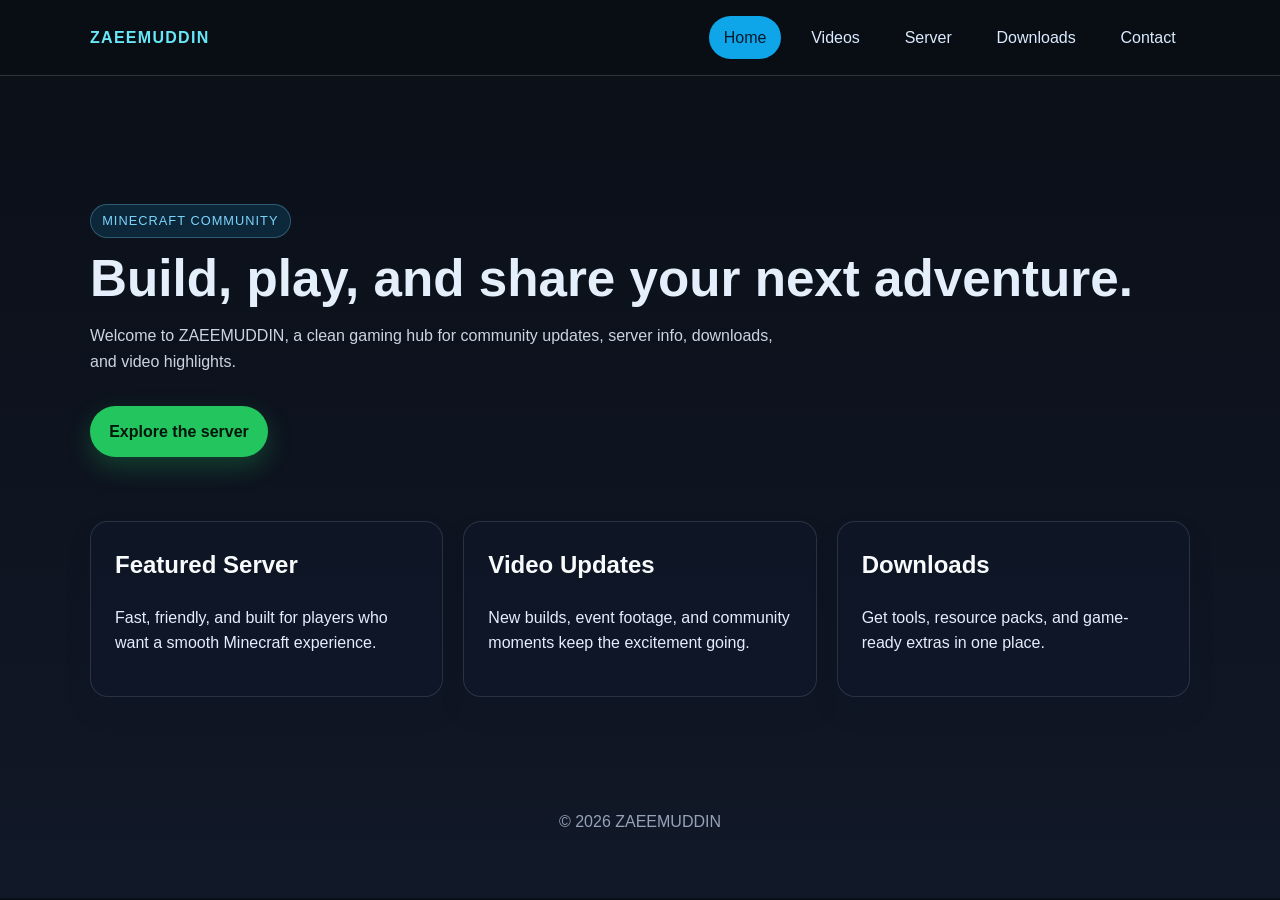
<file: index.html>
<!DOCTYPE html>
<html lang="en">
<head>
  <meta charset="UTF-8">
  <meta name="viewport" content="width=device-width, initial-scale=1.0">
  <title>ZAEEMUDDIN | Home</title>
  <link rel="stylesheet" href="css/style.css">
</head>
<body>
  <header class="site-header">
    <div class="container">
      <div class="brand">ZAEEMUDDIN</div>
      <nav class="nav" aria-label="Main navigation">
        <a class="active" href="index.html">Home</a>
        <a href="videos.html">Videos</a>
        <a href="server.html">Server</a>
        <a href="downloads.html">Downloads</a>
        <a href="contact.html">Contact</a>
      </nav>
    </div>
  </header>

  <main class="container page">
    <section class="hero">
      <span class="tag">Minecraft community</span>
      <h1>Build, play, and share your next adventure.</h1>
      <p>Welcome to ZAEEMUDDIN, a clean gaming hub for community updates, server info, downloads, and video highlights.</p>
      <a class="btn" href="server.html">Explore the server</a>
    </section>

    <section class="grid" aria-label="Site highlights">
      <article class="card">
        <h2>Featured Server</h2>
        <p>Fast, friendly, and built for players who want a smooth Minecraft experience.</p>
      </article>
      <article class="card">
        <h2>Video Updates</h2>
        <p>New builds, event footage, and community moments keep the excitement going.</p>
      </article>
      <article class="card">
        <h2>Downloads</h2>
        <p>Get tools, resource packs, and game-ready extras in one place.</p>
      </article>
    </section>
  </main>

  <footer class="site-footer">
    <p>© <span id="year"></span> ZAEEMUDDIN</p>
  </footer>

  <script src="js/main.js"></script>
</body>
</html>
</file>
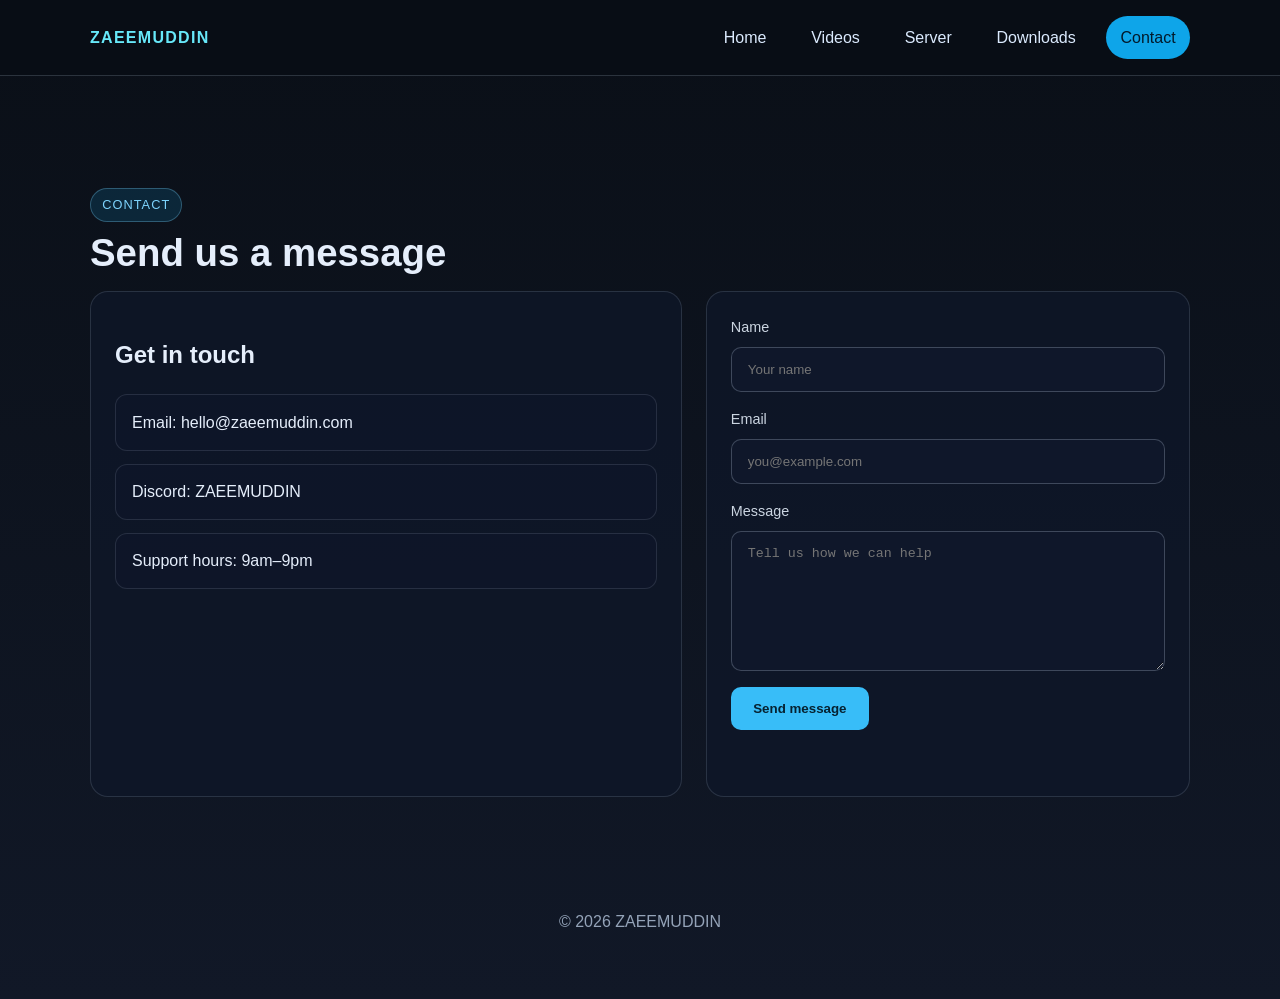
<file: contact.html>
<!DOCTYPE html>
<html lang="en">
<head>
  <meta charset="UTF-8">
  <meta name="viewport" content="width=device-width, initial-scale=1.0">
  <title>ZAEEMUDDIN | Contact</title>
  <link rel="stylesheet" href="css/style.css">
</head>
<body>
  <header class="site-header">
    <div class="container">
      <div class="brand">ZAEEMUDDIN</div>
      <nav class="nav" aria-label="Main navigation">
        <a href="index.html">Home</a>
        <a href="videos.html">Videos</a>
        <a href="server.html">Server</a>
        <a href="downloads.html">Downloads</a>
        <a class="active" href="contact.html">Contact</a>
      </nav>
    </div>
  </header>

  <main class="container page">
    <header class="page-header">
      <span class="tag">Contact</span>
      <h1>Send us a message</h1>
    </header>

    <section class="contact-layout">
      <div class="contact-detail">
        <h2>Get in touch</h2>
        <ul class="info-list">
          <li>Email: hello@zaeemuddin.com</li>
          <li>Discord: ZAEEMUDDIN</li>
          <li>Support hours: 9am–9pm</li>
        </ul>
      </div>

      <div class="form-card">
        <form id="contactForm" novalidate>
          <div class="form-group">
            <label for="name">Name</label>
            <input id="name" name="name" type="text" placeholder="Your name">
          </div>

          <div class="form-group">
            <label for="email">Email</label>
            <input id="email" name="email" type="email" placeholder="you@example.com">
          </div>

          <div class="form-group">
            <label for="message">Message</label>
            <textarea id="message" name="message" placeholder="Tell us how we can help"></textarea>
          </div>

          <div class="button-row">
            <button class="submit-btn" type="submit">Send message</button>
          </div>

          <div id="formStatus" class="status" aria-live="polite"></div>
        </form>
      </div>
    </section>
  </main>

  <footer class="site-footer">
    <p>© <span id="year"></span> ZAEEMUDDIN</p>
  </footer>

  <script src="js/main.js"></script>
</body>
</html>
</file>
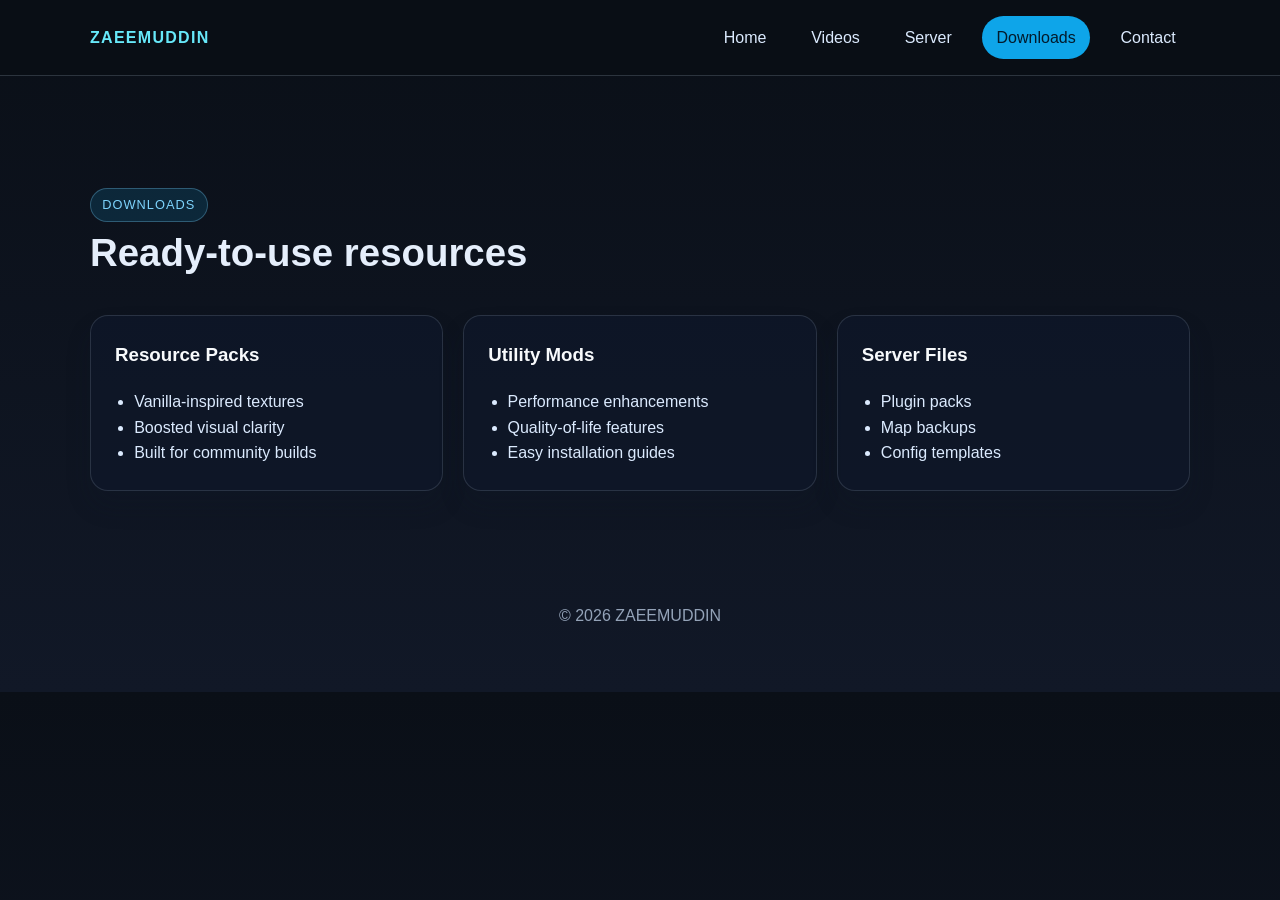
<file: downloads.html>
<!DOCTYPE html>
<html lang="en">
<head>
  <meta charset="UTF-8">
  <meta name="viewport" content="width=device-width, initial-scale=1.0">
  <title>ZAEEMUDDIN | Downloads</title>
  <link rel="stylesheet" href="css/style.css">
</head>
<body>
  <header class="site-header">
    <div class="container">
      <div class="brand">ZAEEMUDDIN</div>
      <nav class="nav" aria-label="Main navigation">
        <a href="index.html">Home</a>
        <a href="videos.html">Videos</a>
        <a href="server.html">Server</a>
        <a class="active" href="downloads.html">Downloads</a>
        <a href="contact.html">Contact</a>
      </nav>
    </div>
  </header>

  <main class="container page">
    <header class="page-header">
      <span class="tag">Downloads</span>
      <h1>Ready-to-use resources</h1>
    </header>

    <section class="grid">
      <article class="card">
        <h3>Resource Packs</h3>
        <ul>
          <li>Vanilla-inspired textures</li>
          <li>Boosted visual clarity</li>
          <li>Built for community builds</li>
        </ul>
      </article>
      <article class="card">
        <h3>Utility Mods</h3>
        <ul>
          <li>Performance enhancements</li>
          <li>Quality-of-life features</li>
          <li>Easy installation guides</li>
        </ul>
      </article>
      <article class="card">
        <h3>Server Files</h3>
        <ul>
          <li>Plugin packs</li>
          <li>Map backups</li>
          <li>Config templates</li>
        </ul>
      </article>
    </section>
  </main>

  <footer class="site-footer">
    <p>© <span id="year"></span> ZAEEMUDDIN</p>
  </footer>

  <script src="js/main.js"></script>
</body>
</html>
</file>
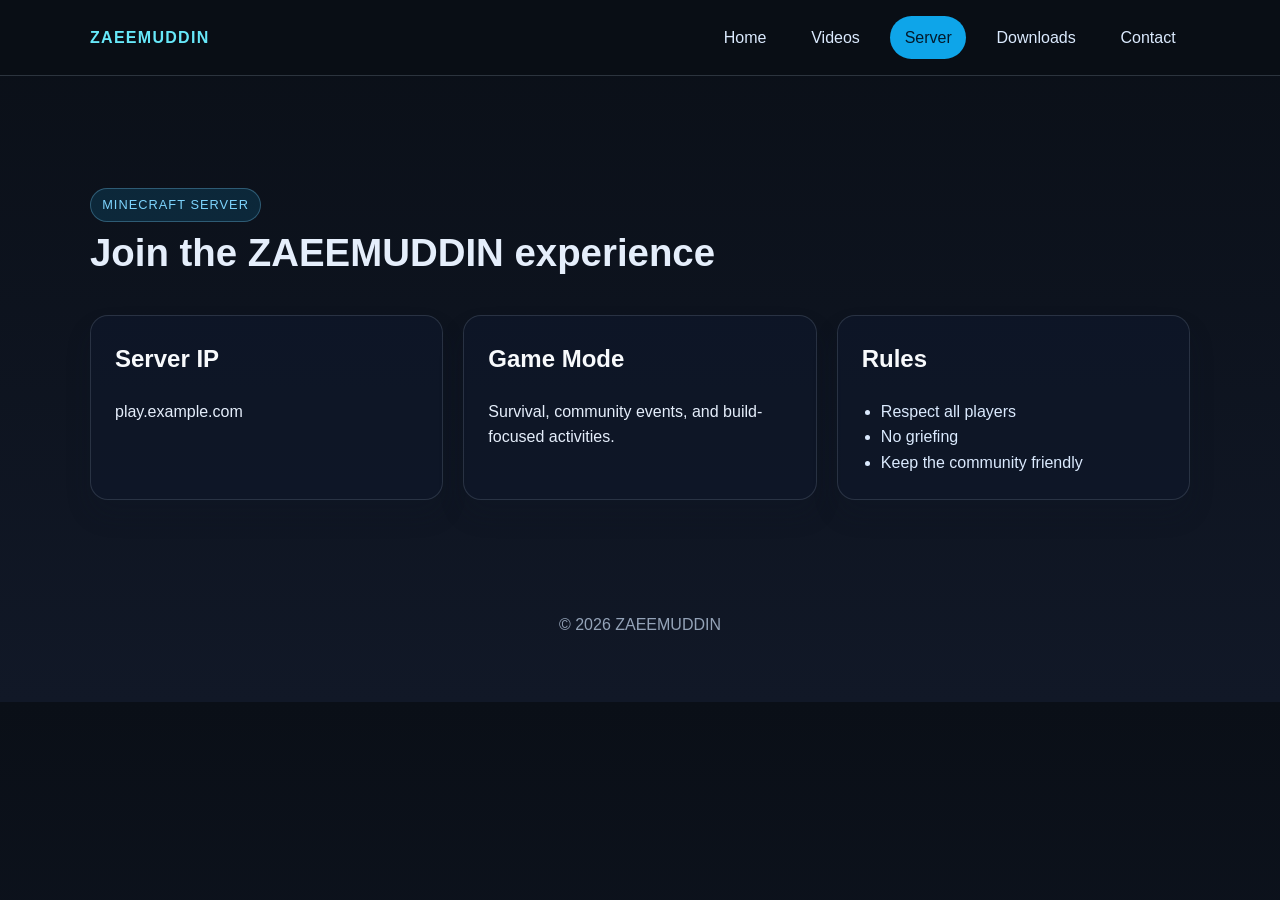
<file: server.html>
<!DOCTYPE html>
<html lang="en">
<head>
  <meta charset="UTF-8">
  <meta name="viewport" content="width=device-width, initial-scale=1.0">
  <title>ZAEEMUDDIN | Server</title>
  <link rel="stylesheet" href="css/style.css">
</head>
<body>
  <header class="site-header">
    <div class="container">
      <div class="brand">ZAEEMUDDIN</div>
      <nav class="nav" aria-label="Main navigation">
        <a href="index.html">Home</a>
        <a href="videos.html">Videos</a>
        <a class="active" href="server.html">Server</a>
        <a href="downloads.html">Downloads</a>
        <a href="contact.html">Contact</a>
      </nav>
    </div>
  </header>

  <main class="container page">
    <header class="page-header">
      <span class="tag">Minecraft server</span>
      <h1>Join the ZAEEMUDDIN experience</h1>
    </header>

    <section class="grid">
      <article class="card">
        <h2>Server IP</h2>
        <p>play.example.com</p>
      </article>
      <article class="card">
        <h2>Game Mode</h2>
        <p>Survival, community events, and build-focused activities.</p>
      </article>
      <article class="card">
        <h2>Rules</h2>
        <ul>
          <li>Respect all players</li>
          <li>No griefing</li>
          <li>Keep the community friendly</li>
        </ul>
      </article>
    </section>
  </main>

  <footer class="site-footer">
    <p>© <span id="year"></span> ZAEEMUDDIN</p>
  </footer>

  <script src="js/main.js"></script>
</body>
</html>
</file>
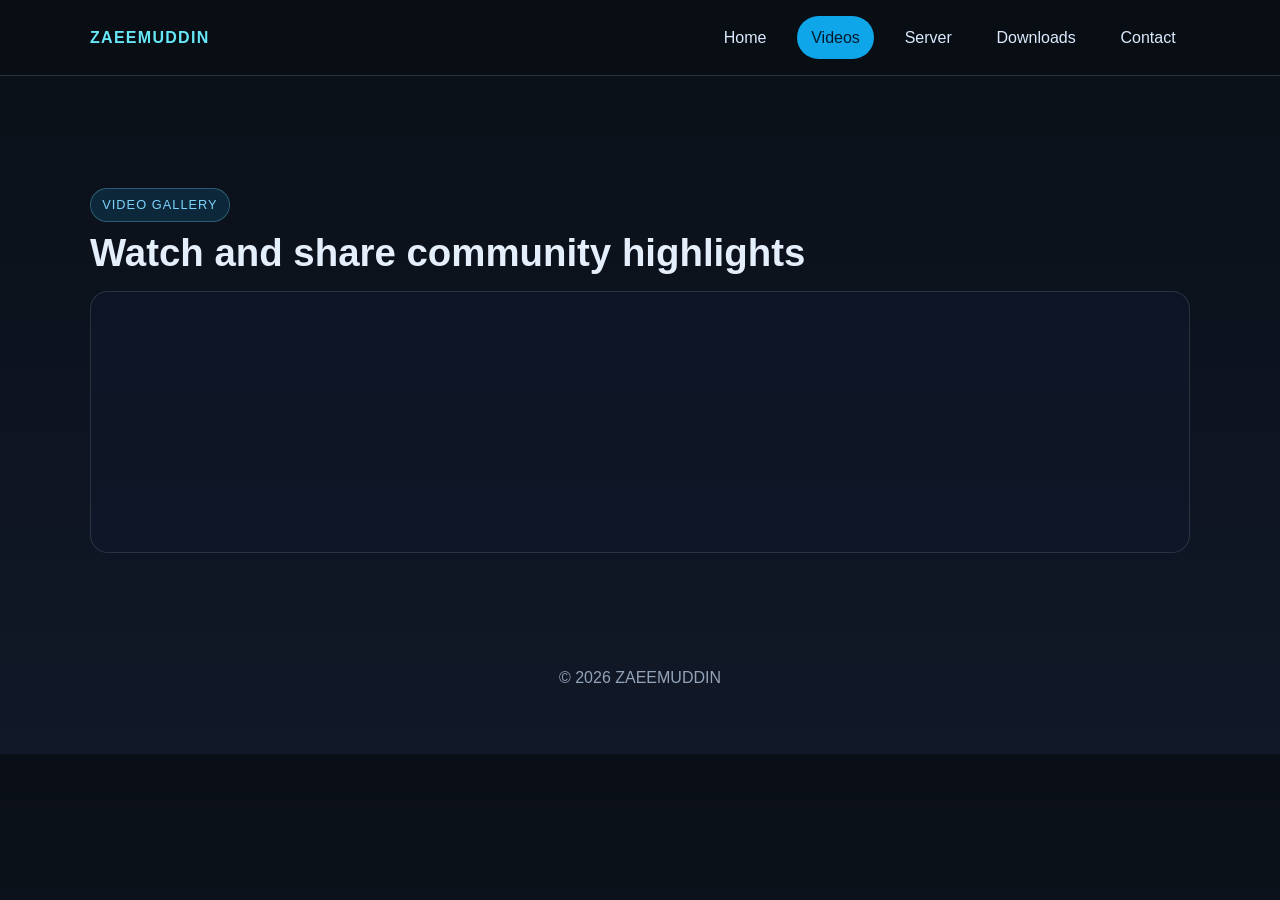
<file: videos.html>
<!DOCTYPE html>
<html lang="en">
<head>
  <meta charset="UTF-8">
  <meta name="viewport" content="width=device-width, initial-scale=1.0">
  <title>ZAEEMUDDIN | Videos</title>
  <link rel="stylesheet" href="css/style.css">
</head>
<body>
  <header class="site-header">
    <div class="container">
      <div class="brand">ZAEEMUDDIN</div>
      <nav class="nav" aria-label="Main navigation">
        <a href="index.html">Home</a>
        <a class="active" href="videos.html">Videos</a>
        <a href="server.html">Server</a>
        <a href="downloads.html">Downloads</a>
        <a href="contact.html">Contact</a>
      </nav>
    </div>
  </header>

  <main class="container page">
    <header class="page-header">
      <span class="tag">Video gallery</span>
      <h1>Watch and share community highlights</h1>
    </header>

    <section class="video-grid">
      <article class="video-item">
        <iframe
          src="https://www.youtube.com/embed/videoseries?list=UU00Gpc2pGGGhS0fNYu59bNA"
          title="ZAEEMUDDIN YouTube channel videos"
          loading="lazy"
          allow="accelerometer; autoplay; clipboard-write; encrypted-media; gyroscope; picture-in-picture; web-share"
          allowfullscreen
          referrerpolicy="strict-origin-when-cross-origin"
        ></iframe>
      </article>
    </section>
  </main>

  <footer class="site-footer">
    <p>© <span id="year"></span> ZAEEMUDDIN</p>
  </footer>

  <script src="js/main.js"></script>
</body>
</html>
</file>
<file: css/style.css>
*{box-sizing:border-box}html{scroll-behavior:smooth}body{margin:0;font-family:Arial,Helvetica,sans-serif;background:linear-gradient(180deg,#0a0f17 0%,#111827 100%);color:#e5eefb;line-height:1.6}a{text-decoration:none;color:inherit}img{max-width:100%;display:block}.container{width:min(1100px,90vw);margin:0 auto}.site-header{background:rgba(9,14,22,0.95);border-bottom:1px solid rgba(148,163,184,0.25);position:sticky;top:0;z-index:10}.site-header .container{display:flex;justify-content:space-between;align-items:center;padding:1rem 0}.brand{font-weight:700;letter-spacing:0.08em;text-transform:uppercase;color:#67e8f9}.nav{display:flex;gap:1rem;flex-wrap:wrap}.nav a{padding:.55rem .9rem;border-radius:999px;color:#dbeafe;transition:all .2s ease}.nav a:hover,.nav a.active{background:#0ea5e9;color:#031a2b}.page{padding:4rem 0}.hero{padding:4rem 0 2rem}.tag{display:inline-block;padding:.35rem .7rem;border-radius:999px;background:rgba(14,165,233,0.15);color:#7dd3fc;border:1px solid rgba(125,211,252,0.3);font-size:.8rem;letter-spacing:.08em;text-transform:uppercase}.hero h1{font-size:clamp(2.5rem,4vw,4rem);margin:.8rem 0 1rem;line-height:1.1}.hero p{max-width:700px;color:#cbd5e1}.btn{display:inline-block;margin-top:1rem;padding:.8rem 1.2rem;border-radius:999px;background:#22c55e;color:#04150a;font-weight:700;box-shadow:0 10px 25px rgba(34,197,94,0.25)}.grid{display:grid;grid-template-columns:repeat(auto-fit,minmax(220px,1fr));gap:1.25rem;margin-top:2rem}.card{background:rgba(15,23,42,0.7);border:1px solid rgba(148,163,184,0.2);border-radius:18px;padding:1.5rem;box-shadow:0 15px 25px rgba(15,23,42,0.2)}.card h2,.card h3{margin-top:0;color:#f8fafc}.card ul{margin:0;padding-left:1.2rem;color:#dbeafe}.site-footer{padding:2rem 0 3rem;text-align:center;color:#94a3b8}.page-header{padding-top:3rem}.page-header h1{margin:0 0 .5rem;font-size:clamp(2rem,3vw,3rem)}.info-list,.server-features{list-style:none;padding:0;margin:1rem 0 0}.info-list li,.server-features li{padding:.9rem 1rem;border:1px solid rgba(148,163,184,0.18);border-radius:12px;background:rgba(15,23,42,0.55);margin-bottom:.8rem}.video-grid{display:grid;grid-template-columns:repeat(auto-fit,minmax(280px,1fr));gap:1.25rem}.video-item{background:rgba(15,23,42,0.7);padding:1rem;border-radius:18px;border:1px solid rgba(148,163,184,0.2)}.video-item iframe{width:100%;min-height:220px;border:0;border-radius:12px}.contact-layout{display:grid;grid-template-columns:1.1fr .9fr;gap:1.5rem}.form-card,.contact-detail{background:rgba(15,23,42,0.7);border:1px solid rgba(148,163,184,0.2);border-radius:18px;padding:1.5rem}.form-group{display:flex;flex-direction:column;gap:.45rem;margin-bottom:1rem}.form-group label{font-size:.9rem;color:#cbd5e1}.form-group input,.form-group textarea{width:100%;padding:.9rem 1rem;border-radius:10px;border:1px solid rgba(148,163,184,0.35);background:#0f172a;color:#f8fafc}.form-group textarea{min-height:140px;resize:vertical}.button-row{display:flex;justify-content:flex-start}.submit-btn{border:none;padding:.9rem 1.4rem;border-radius:10px;background:#38bdf8;color:#062231;font-weight:700;cursor:pointer}.status{margin-top:1rem;padding:.8rem 1rem;border-radius:10px;font-size:.95rem}.status.success{background:rgba(34,197,94,0.15);color:#bbf7d0;border:1px solid rgba(34,197,94,0.35)}.status.error{background:rgba(248,113,113,0.12);color:#fecaca;border:1px solid rgba(248,113,113,0.35)}@media (max-width: 700px){.site-header .container{flex-direction:column;gap:.75rem;padding-bottom:1rem}.contact-layout{grid-template-columns:1fr}.nav{justify-content:center}}
</file>
